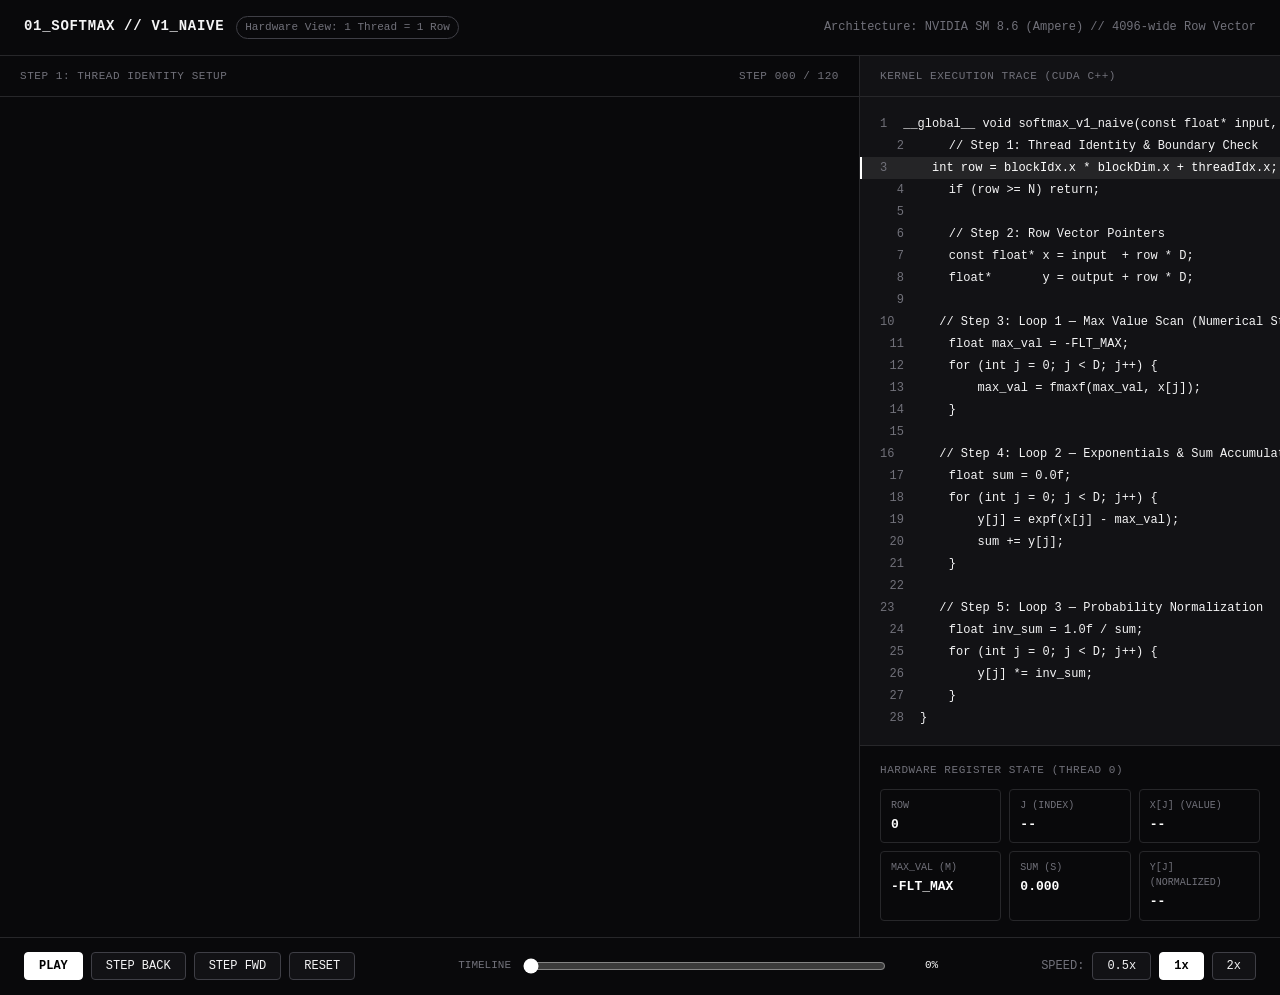
<file: 01_softmax/visualizer.html>
<!DOCTYPE html>
<html lang="en">
<head>
<meta charset="UTF-8">
<meta name="viewport" content="width=device-width, initial-scale=1.0">
<title>CUDA Execution Trace // 01 Naive Softmax</title>
<style>
  :root {
    --bg: #09090b;
    --surface: #121215;
    --border: #27272a;
    --border-light: #3f3f46;
    --text-primary: #f4f4f5;
    --text-muted: #71717a;
    --accent: #ffffff;
    --active-line: rgba(255, 255, 255, 0.08);
  }

  * { box-sizing: border-box; margin: 0; padding: 0; }
  body {
    background: var(--bg);
    color: var(--text-primary);
    font-family: ui-monospace, "SF Mono", "Cascadia Code", "JetBrains Mono", Menlo, Consolas, monospace;
    font-size: 13px;
    line-height: 1.5;
    min-height: 100vh;
    display: flex;
    flex-direction: column;
  }

  /* Top Navigation & Status */
  header {
    border-bottom: 1px solid var(--border);
    padding: 16px 24px;
    display: flex;
    justify-content: space-between;
    align-items: center;
  }
  .title-group { display: flex; align-items: baseline; gap: 12px; }
  h1 { font-size: 14px; font-weight: 600; letter-spacing: 0.05em; text-transform: uppercase; }
  .badge {
    border: 1px solid var(--border-light);
    color: var(--text-muted);
    font-size: 11px;
    padding: 2px 8px;
    border-radius: 999px;
  }

  /* Main Workspace */
  main {
    flex: 1;
    display: grid;
    grid-template-columns: 1fr 420px;
    height: calc(100vh - 128px);
  }

  /* Canvas Stage */
  .stage-panel {
    display: flex;
    flex-direction: column;
    border-right: 1px solid var(--border);
    background: var(--bg);
    position: relative;
  }
  .stage-header {
    padding: 12px 20px;
    border-bottom: 1px solid var(--border);
    display: flex;
    justify-content: space-between;
    color: var(--text-muted);
    font-size: 11px;
    text-transform: uppercase;
    letter-spacing: 0.05em;
  }
  canvas {
    flex: 1;
    width: 100%;
    height: 100%;
    display: block;
  }

  /* Code Panel */
  .code-panel {
    background: var(--surface);
    display: flex;
    flex-direction: column;
    overflow: hidden;
  }
  .code-header {
    padding: 12px 20px;
    border-bottom: 1px solid var(--border);
    font-size: 11px;
    color: var(--text-muted);
    text-transform: uppercase;
    letter-spacing: 0.05em;
  }
  .code-body {
    flex: 1;
    overflow-y: auto;
    padding: 16px 0;
    font-size: 12px;
  }
  .code-line {
    padding: 2px 20px;
    display: flex;
    gap: 16px;
    transition: background 0.1s ease;
  }
  .code-line.active {
    background: var(--active-line);
    border-left: 2px solid #fff;
    padding-left: 18px;
    color: #fff;
    font-weight: 500;
  }
  .line-num {
    color: var(--text-muted);
    user-select: none;
    text-align: right;
    width: 24px;
  }
  .line-text { flex: 1; white-space: pre; }

  /* Register / Telemetry Box */
  .telemetry-box {
    border-top: 1px solid var(--border);
    padding: 16px 20px;
    background: var(--bg);
  }
  .telemetry-title {
    font-size: 11px;
    color: var(--text-muted);
    text-transform: uppercase;
    letter-spacing: 0.05em;
    margin-bottom: 10px;
  }
  .registers-grid {
    display: grid;
    grid-template-columns: repeat(3, 1fr);
    gap: 8px;
  }
  .reg-card {
    border: 1px solid var(--border);
    padding: 8px 10px;
    border-radius: 4px;
  }
  .reg-name { font-size: 10px; color: var(--text-muted); text-transform: uppercase; }
  .reg-val { font-size: 13px; font-weight: 600; color: #fff; margin-top: 2px; }

  /* Controls Footer */
  footer {
    border-top: 1px solid var(--border);
    padding: 14px 24px;
    display: flex;
    align-items: center;
    justify-content: space-between;
    background: var(--bg);
  }
  .btn-group { display: flex; gap: 8px; align-items: center; }
  button {
    background: var(--surface);
    color: var(--text-primary);
    border: 1px solid var(--border-light);
    padding: 6px 14px;
    font-family: inherit;
    font-size: 12px;
    border-radius: 4px;
    cursor: pointer;
    transition: all 0.15s ease;
  }
  button:hover { background: #27272a; border-color: #52525b; }
  button.primary { background: #fff; color: #000; border-color: #fff; font-weight: 600; }
  button.primary:hover { background: #e4e4e7; }
  .scrubber {
    display: flex;
    align-items: center;
    gap: 12px;
    flex: 1;
    max-width: 480px;
    margin: 0 32px;
  }
  input[type="range"] {
    flex: 1;
    accent-color: #fff;
    cursor: pointer;
  }
  .speed-ctrl { display: flex; align-items: center; gap: 8px; color: var(--text-muted); font-size: 12px; }
</style>
</head>
<body>

<header>
  <div class="title-group">
    <h1>01_Softmax // v1_naive</h1>
    <span class="badge">Hardware View: 1 Thread = 1 Row</span>
  </div>
  <div style="color: var(--text-muted); font-size: 12px;">
    Architecture: NVIDIA SM 8.6 (Ampere) // 4096-wide Row Vector
  </div>
</header>

<main>
  <div class="stage-panel">
    <div class="stage-header">
      <span id="phase-label">PHASE: INITIALIZING</span>
      <span id="clock-ticks">STEP 000 / 120</span>
    </div>
    <canvas id="animCanvas"></canvas>
  </div>

  <div class="code-panel">
    <div class="code-header">Kernel Execution Trace (CUDA C++)</div>
    <div class="code-body" id="codeContainer"></div>
    <div class="telemetry-box">
      <div class="telemetry-title">Hardware Register State (Thread 0)</div>
      <div class="registers-grid">
        <div class="reg-card">
          <div class="reg-name">row</div>
          <div class="reg-val" id="reg-row">0</div>
        </div>
        <div class="reg-card">
          <div class="reg-name">j (Index)</div>
          <div class="reg-val" id="reg-j">0</div>
        </div>
        <div class="reg-card">
          <div class="reg-name">x[j] (Value)</div>
          <div class="reg-val" id="reg-xj">--</div>
        </div>
        <div class="reg-card">
          <div class="reg-name">max_val (m)</div>
          <div class="reg-val" id="reg-max">-FLT_MAX</div>
        </div>
        <div class="reg-card">
          <div class="reg-name">sum (s)</div>
          <div class="reg-val" id="reg-sum">0.000</div>
        </div>
        <div class="reg-card">
          <div class="reg-name">y[j] (Normalized)</div>
          <div class="reg-val" id="reg-yj">--</div>
        </div>
      </div>
    </div>
  </div>
</main>

<footer>
  <div class="btn-group">
    <button id="btnPlay" class="primary">PLAY</button>
    <button id="btnPrev">STEP BACK</button>
    <button id="btnNext">STEP FWD</button>
    <button id="btnReset">RESET</button>
  </div>

  <div class="scrubber">
    <span style="font-size: 11px; color: var(--text-muted);">TIMELINE</span>
    <input type="range" id="timelineSlider" min="0" max="100" value="0">
    <span id="timeLabel" style="font-size: 11px; width: 40px; text-align: right;">0%</span>
  </div>

  <div class="speed-ctrl">
    <span>SPEED:</span>
    <button class="speed-btn" data-speed="0.5">0.5x</button>
    <button class="speed-btn primary" data-speed="1">1x</button>
    <button class="speed-btn" data-speed="2">2x</button>
  </div>
</footer>

<script>
// Raw Code Lines
const codeLines = [
  '__global__ void softmax_v1_naive(const float* input, float* output, int N, int D) {',
  '    // Step 1: Thread Identity & Boundary Check',
  '    int row = blockIdx.x * blockDim.x + threadIdx.x;',
  '    if (row >= N) return;',
  '',
  '    // Step 2: Row Vector Pointers',
  '    const float* x = input  + row * D;',
  '    float*       y = output + row * D;',
  '',
  '    // Step 3: Loop 1 — Max Value Scan (Numerical Stability)',
  '    float max_val = -FLT_MAX;',
  '    for (int j = 0; j < D; j++) {',
  '        max_val = fmaxf(max_val, x[j]);',
  '    }',
  '',
  '    // Step 4: Loop 2 — Exponentials & Sum Accumulation',
  '    float sum = 0.0f;',
  '    for (int j = 0; j < D; j++) {',
  '        y[j] = expf(x[j] - max_val);',
  '        sum += y[j];',
  '    }',
  '',
  '    // Step 5: Loop 3 — Probability Normalization',
  '    float inv_sum = 1.0f / sum;',
  '    for (int j = 0; j < D; j++) {',
  '        y[j] *= inv_sum;',
  '    }',
  '}'
];

// Populate Code Block
const codeContainer = document.getElementById('codeContainer');
codeLines.forEach((text, i) => {
  const lineEl = document.createElement('div');
  lineEl.className = 'code-line';
  lineEl.id = `line-${i}`;
  lineEl.innerHTML = `<span class="line-num">${i + 1}</span><span class="line-text">${escapeHtml(text)}</span>`;
  codeContainer.appendChild(lineEl);
});

function escapeHtml(str) {
  return str.replace(/&/g, '&amp;').replace(/</g, '&lt;').replace(/>/g, '&gt;');
}

function highlightLine(lineIndex) {
  document.querySelectorAll('.code-line').forEach(el => el.classList.remove('active'));
  if (lineIndex >= 0) {
    const el = document.getElementById(`line-${lineIndex}`);
    if (el) {
      el.classList.add('active');
      el.scrollIntoView({ block: 'nearest', behavior: 'smooth' });
    }
  }
}

// Canvas Setup
const canvas = document.getElementById('animCanvas');
const ctx = canvas.getContext('2d');
let width, height;

function resizeCanvas() {
  const rect = canvas.getBoundingClientRect();
  const dpr = window.devicePixelRatio || 1;
  width = rect.width;
  height = rect.height;
  canvas.width = width * dpr;
  canvas.height = height * dpr;
  ctx.scale(dpr, dpr);
}
window.addEventListener('resize', resizeCanvas);
resizeCanvas();

// Sample Data Row (8 elements visual representation of 4096)
const sampleRow = [-1.5, 3.2, 0.4, 7.8, -0.2, 5.1, 2.0, 1.2];
const N_COLS = sampleRow.length;

// Simulation State
let currentStep = 0;
const TOTAL_STEPS = 120;
let isPlaying = false;
let playbackSpeed = 1;
let animTimer = null;

// Telemetry DOM
const regRow = document.getElementById('reg-row');
const regJ = document.getElementById('reg-j');
const regXj = document.getElementById('reg-xj');
const regMax = document.getElementById('reg-max');
const regSum = document.getElementById('reg-sum');
const regYj = document.getElementById('reg-yj');
const phaseLabel = document.getElementById('phase-label');
const clockTicks = document.getElementById('clock-ticks');
const timelineSlider = document.getElementById('timelineSlider');
const timeLabel = document.getElementById('timeLabel');
const btnPlay = document.getElementById('btnPlay');

function updateSimulation(step) {
  currentStep = Math.max(0, Math.min(TOTAL_STEPS, step));
  timelineSlider.value = (currentStep / TOTAL_STEPS) * 100;
  timeLabel.innerText = Math.round(timelineSlider.value) + '%';
  clockTicks.innerText = `STEP ${String(currentStep).padStart(3, '0')} / ${TOTAL_STEPS}`;

  // Evaluate State based on step
  let activeLine = 0;
  let phase = 'INIT';
  let activeCol = -1;
  let runningMax = -Infinity;
  let runningSum = 0;
  let calculatedExp = new Array(N_COLS).fill(null);
  let finalProb = new Array(N_COLS).fill(null);

  if (currentStep < 10) {
    // Identity setup
    activeLine = 2;
    phase = 'STEP 1: THREAD IDENTITY SETUP';
  } else if (currentStep < 20) {
    // Pointer setup
    activeLine = 6;
    phase = 'STEP 2: ADDRESS POINTER ARITHMETIC';
  } else if (currentStep < 55) {
    // Loop 1: Find Max
    phase = 'STEP 3: LOOP 1 — FINDING MAXIMUM (m)';
    activeLine = 12;
    const progress = (currentStep - 20) / 35;
    activeCol = Math.min(N_COLS - 1, Math.floor(progress * N_COLS));
    
    for (let c = 0; c <= activeCol; c++) {
      if (sampleRow[c] > runningMax) runningMax = sampleRow[c];
    }
  } else if (currentStep < 90) {
    // Loop 2: Exp & Sum
    phase = 'STEP 4: LOOP 2 — EXPONENTIATE & ACCUMULATE';
    activeLine = 18;
    runningMax = Math.max(...sampleRow);
    const progress = (currentStep - 55) / 35;
    activeCol = Math.min(N_COLS - 1, Math.floor(progress * N_COLS));

    for (let c = 0; c <= activeCol; c++) {
      calculatedExp[c] = Math.exp(sampleRow[c] - runningMax);
      runningSum += calculatedExp[c];
    }
  } else {
    // Loop 3: Normalize
    phase = 'STEP 5: LOOP 3 — DIVIDE BY SUM (PROBABILITIES)';
    activeLine = 24;
    runningMax = Math.max(...sampleRow);
    for (let c = 0; c < N_COLS; c++) {
      calculatedExp[c] = Math.exp(sampleRow[c] - runningMax);
      runningSum += calculatedExp[c];
    }
    const progress = (currentStep - 90) / 30;
    activeCol = Math.min(N_COLS - 1, Math.floor(progress * N_COLS));

    for (let c = 0; c < N_COLS; c++) {
      if (c <= activeCol) {
        finalProb[c] = calculatedExp[c] / runningSum;
      }
    }
  }

  phaseLabel.innerText = phase;
  highlightLine(activeLine);

  // Update telemetry
  regRow.innerText = '0';
  regJ.innerText = activeCol >= 0 ? activeCol : '--';
  regXj.innerText = activeCol >= 0 ? sampleRow[activeCol].toFixed(1) : '--';
  regMax.innerText = runningMax === -Infinity ? '-FLT_MAX' : runningMax.toFixed(2);
  regSum.innerText = runningSum.toFixed(3);
  regYj.innerText = (activeCol >= 0 && finalProb[activeCol] !== null) ? finalProb[activeCol].toFixed(3) : '--';

  // Render Frame
  drawFrame({
    activeCol,
    runningMax,
    runningSum,
    calculatedExp,
    finalProb,
    phase
  });
}

function drawFrame(state) {
  ctx.clearRect(0, 0, width, height);

  // Layout Metrics
  const startX = 60;
  const cellW = Math.min(80, (width - 120) / N_COLS);
  const cellH = 48;
  const rowInputY = 120;
  const rowExpY = 250;
  const rowNormY = 380;

  // Title / Section Headers
  ctx.font = '11px monospace';
  ctx.fillStyle = '#71717a';
  ctx.fillText('GLOBAL MEMORY: INPUT MATRIX [ROW 0 OF 1024]', startX, rowInputY - 18);
  ctx.fillText('GLOBAL MEMORY: INTERMEDIATE EXPONENTIALS exp(x[j] - m)', startX, rowExpY - 18);
  ctx.fillText('GLOBAL MEMORY: NORMALIZED OUTPUT y[j] = exp / sum', startX, rowNormY - 18);

  // Draw Input Buffer Cells
  for (let i = 0; i < N_COLS; i++) {
    const x = startX + i * cellW;
    const isCurrent = (i === state.activeCol && currentStep >= 20 && currentStep < 55);

    // Box stroke
    ctx.strokeStyle = isCurrent ? '#ffffff' : '#27272a';
    ctx.lineWidth = isCurrent ? 2 : 1;
    ctx.fillStyle = isCurrent ? '#27272a' : '#121215';
    ctx.fillRect(x, rowInputY, cellW - 6, cellH);
    ctx.strokeRect(x, rowInputY, cellW - 6, cellH);

    // Index label
    ctx.font = '10px monospace';
    ctx.fillStyle = '#71717a';
    ctx.fillText(`j=${i}`, x + 6, rowInputY + 14);

    // Value
    ctx.font = '13px monospace';
    ctx.fillStyle = isCurrent ? '#ffffff' : '#e4e4e7';
    ctx.fillText(sampleRow[i].toFixed(1), x + 6, rowInputY + 34);

    // Active Pointer Arrow
    if (isCurrent) {
      ctx.beginPath();
      ctx.moveTo(x + (cellW - 6) / 2, rowInputY - 8);
      ctx.lineTo(x + (cellW - 6) / 2 - 4, rowInputY - 14);
      ctx.lineTo(x + (cellW - 6) / 2 + 4, rowInputY - 14);
      ctx.fillStyle = '#fff';
      ctx.fill();
    }
  }

  // Draw Intermediate Exponential Cells
  for (let i = 0; i < N_COLS; i++) {
    const x = startX + i * cellW;
    const isCurrent = (i === state.activeCol && currentStep >= 55 && currentStep < 90);
    const hasVal = state.calculatedExp[i] !== null;

    ctx.strokeStyle = isCurrent ? '#ffffff' : '#27272a';
    ctx.lineWidth = isCurrent ? 2 : 1;
    ctx.fillStyle = '#121215';
    ctx.fillRect(x, rowExpY, cellW - 6, cellH);
    ctx.strokeRect(x, rowExpY, cellW - 6, cellH);

    ctx.font = '10px monospace';
    ctx.fillStyle = '#71717a';
    ctx.fillText(`exp[${i}]`, x + 6, rowExpY + 14);

    if (hasVal) {
      ctx.font = '12px monospace';
      ctx.fillStyle = '#ffffff';
      ctx.fillText(state.calculatedExp[i].toFixed(2), x + 6, rowExpY + 34);
    }
  }

  // Draw Normalized Probability Cells
  for (let i = 0; i < N_COLS; i++) {
    const x = startX + i * cellW;
    const isCurrent = (i === state.activeCol && currentStep >= 90);
    const hasVal = state.finalProb[i] !== null;

    ctx.strokeStyle = isCurrent ? '#ffffff' : '#27272a';
    ctx.lineWidth = isCurrent ? 2 : 1;
    ctx.fillStyle = '#121215';
    ctx.fillRect(x, rowNormY, cellW - 6, cellH);
    ctx.strokeRect(x, rowNormY, cellW - 6, cellH);

    ctx.font = '10px monospace';
    ctx.fillStyle = '#71717a';
    ctx.fillText(`P(${i})`, x + 6, rowNormY + 14);

    if (hasVal) {
      ctx.font = '12px monospace';
      ctx.fillStyle = '#ffffff';
      ctx.fillText(state.finalProb[i].toFixed(3), x + 6, rowNormY + 34);

      // Mini Probability Bar
      const barH = 4;
      const barW = (cellW - 18) * state.finalProb[i];
      ctx.fillStyle = '#ffffff';
      ctx.fillRect(x + 6, rowNormY + cellH - 8, barW, barH);
    }
  }

  // Draw Core Architectural Callout Box at bottom
  const boxY = height - 110;
  ctx.strokeStyle = '#27272a';
  ctx.fillStyle = '#121215';
  ctx.fillRect(startX, boxY, width - 120, 70);
  ctx.strokeRect(startX, boxY, width - 120, 70);

  ctx.font = '11px monospace';
  ctx.fillStyle = '#71717a';
  ctx.fillText('WHY THIS IS NAIVE // THE BOTTLENECK:', startX + 16, boxY + 22);

  ctx.fillStyle = '#f4f4f5';
  ctx.fillText('1 Thread reads 4096 floats in Loop 1, writes 4096 in Loop 2, reads & writes again in Loop 3.', startX + 16, boxY + 40);
  ctx.fillStyle = '#a1a1aa';
  ctx.fillText('Total Global Memory Traffic = 4 passes per row! The remaining 1023 threads on SMs sit idle.', startX + 16, boxY + 56);
}

// Animation Loop
function tick() {
  if (isPlaying) {
    if (currentStep < TOTAL_STEPS) {
      updateSimulation(currentStep + 1);
      animTimer = setTimeout(tick, 50 / playbackSpeed);
    } else {
      isPlaying = false;
      btnPlay.innerText = 'PLAY';
    }
  }
}

btnPlay.addEventListener('click', () => {
  isPlaying = !isPlaying;
  btnPlay.innerText = isPlaying ? 'PAUSE' : 'PLAY';
  if (isPlaying) {
    if (currentStep >= TOTAL_STEPS) currentStep = 0;
    tick();
  } else {
    clearTimeout(animTimer);
  }
});

document.getElementById('btnNext').addEventListener('click', () => {
  isPlaying = false;
  btnPlay.innerText = 'PLAY';
  clearTimeout(animTimer);
  updateSimulation(currentStep + 1);
});

document.getElementById('btnPrev').addEventListener('click', () => {
  isPlaying = false;
  btnPlay.innerText = 'PLAY';
  clearTimeout(animTimer);
  updateSimulation(currentStep - 1);
});

document.getElementById('btnReset').addEventListener('click', () => {
  isPlaying = false;
  btnPlay.innerText = 'PLAY';
  clearTimeout(animTimer);
  updateSimulation(0);
});

timelineSlider.addEventListener('input', (e) => {
  isPlaying = false;
  btnPlay.innerText = 'PLAY';
  clearTimeout(animTimer);
  const step = Math.round((e.target.value / 100) * TOTAL_STEPS);
  updateSimulation(step);
});

document.querySelectorAll('.speed-btn').forEach(btn => {
  btn.addEventListener('click', () => {
    document.querySelectorAll('.speed-btn').forEach(b => b.classList.remove('primary'));
    btn.classList.add('primary');
    playbackSpeed = parseFloat(btn.dataset.speed);
  });
});

// Initialize Frame 0
updateSimulation(0);
</script>
</body>
</html>
</file>
